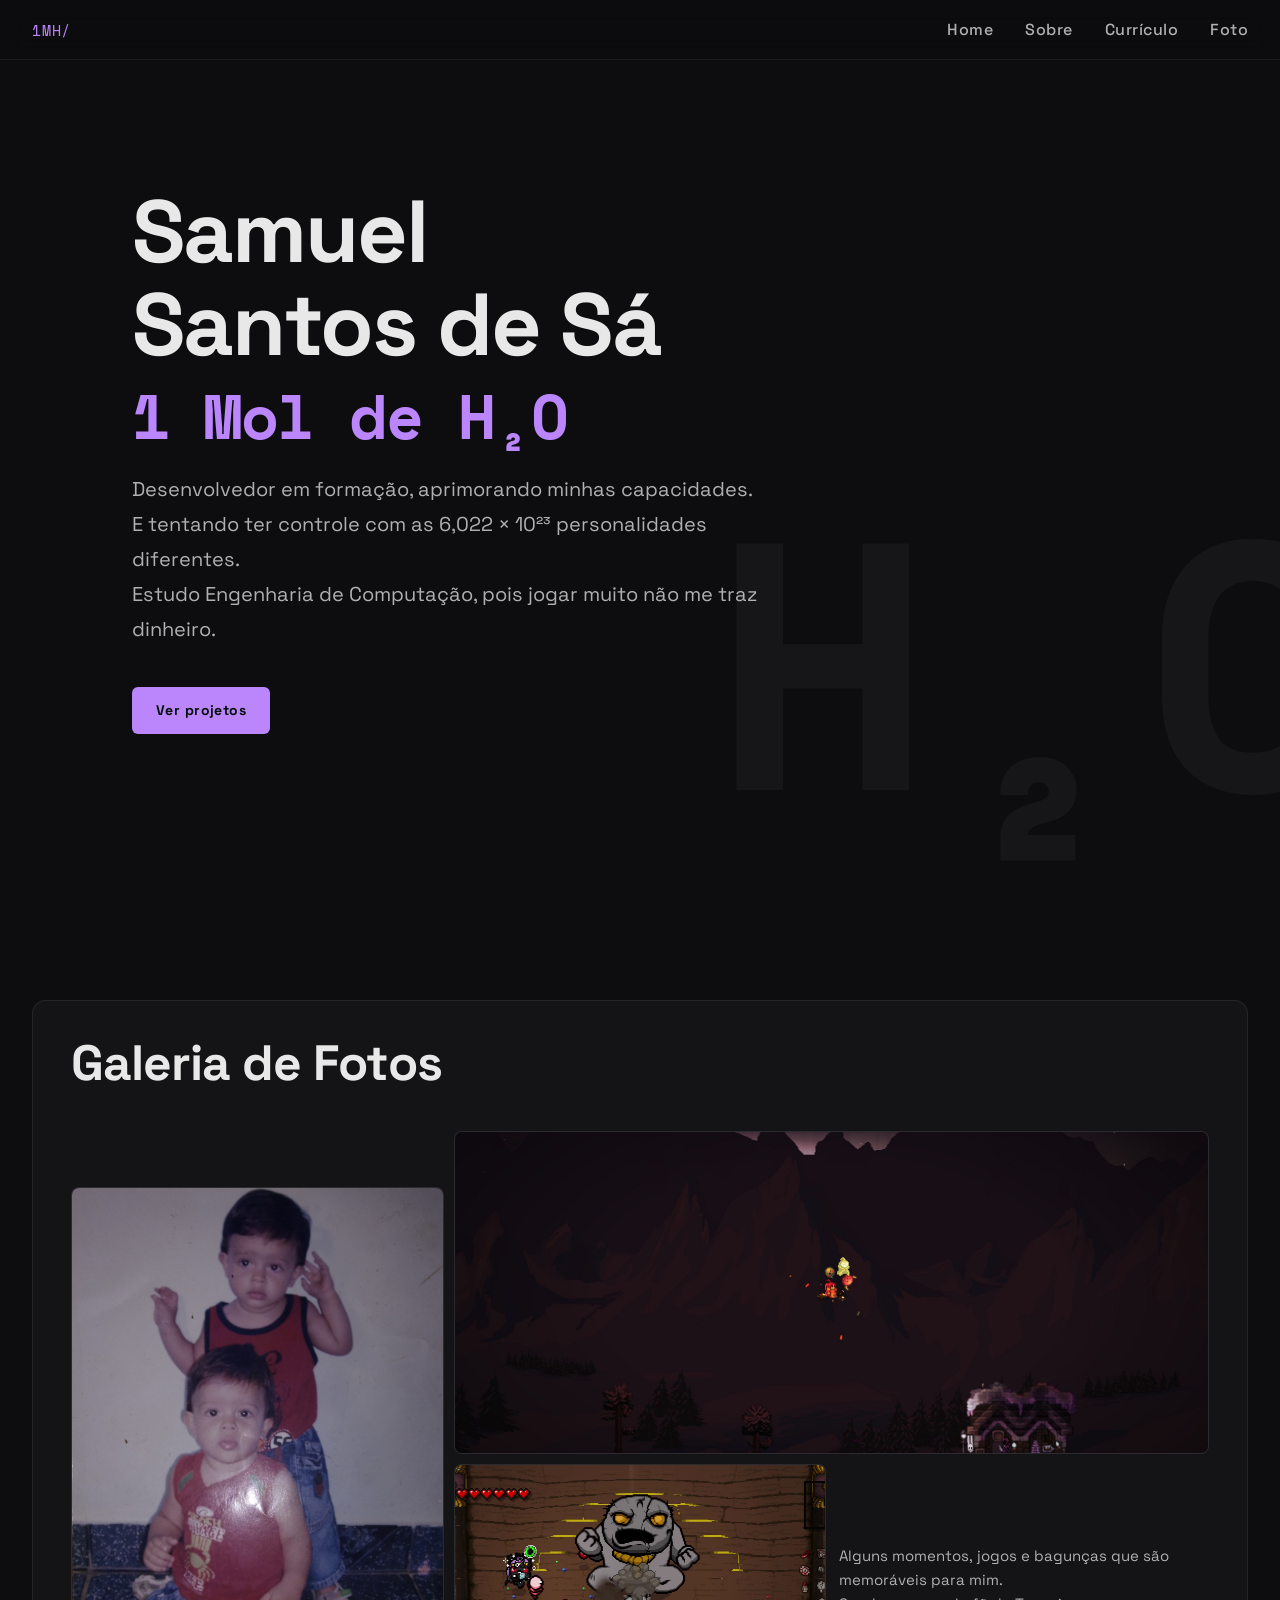
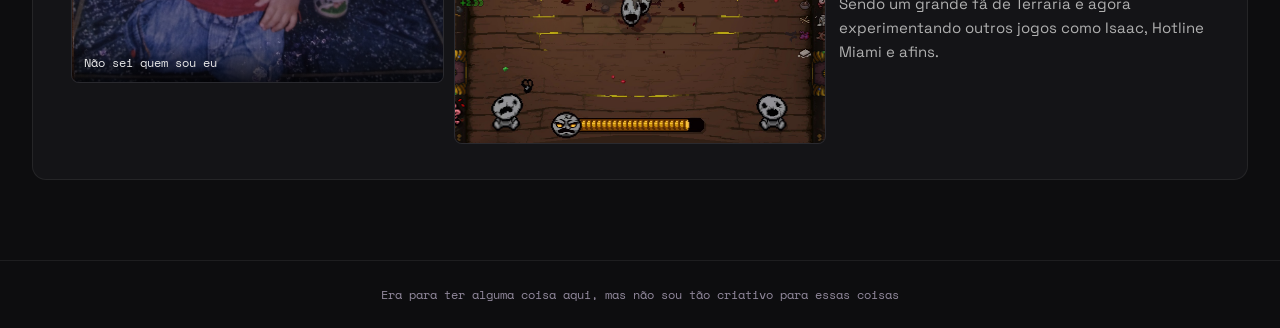
<file: index.html>
<!DOCTYPE html>
<html lang="pt-BR">

<head>
    <meta charset="UTF-8">
    <meta name="viewport" content="width=device-width, initial-scale=1.0">
    <meta name="description" content="Portfólio de Samuel Santos de Sá — 1 Mol de H2O">
    <title>1 Mol de H2O — Samuel Santos de Sá</title>

    <link rel="preconnect" href="https://fonts.googleapis.com">
    <link rel="preconnect" href="https://fonts.gstatic.com" crossorigin>
    <link
        href="https://fonts.googleapis.com/css2?family=Space+Grotesk:wght@400;500;600;700&family=Space+Mono:wght@400;700&display=swap"
        rel="stylesheet">
    <link rel="stylesheet" href="css/style.css">
</head>

<body>
    <nav>
        <a href="index.html" class="nav-logo">1MH/</a>
        <ul class="nav-links">
            <li><a href="index.html">Home</a></li>
            <li><a href="sobre.html">Sobre</a></li>
            <li><a href="curriculo.html">Currículo</a></li>
            <li><a href="fotos.html">Foto</a></li>
        </ul>
    </nav>

    <section id="home">
        <div class="capa-molécula">H₂O</div>

        <div class="capa-conteudo">
            <h1 class="capa-titulo">
                <span class="nome">Samuel<br>Santos de Sá</span>
                <span class="apelido">1 Mol de H₂O</span>
            </h1>

            <p class="capa-descricao">
                Desenvolvedor em formação, aprimorando minhas capacidades.<br>
                E tentando ter controle com as 6,022 × 10²³ personalidades diferentes.<br>
                Estudo Engenharia de Computação, pois jogar muito não me traz dinheiro.
            </p>

            <div class="grupo-botoes">
                <a href="curriculo.html#projetos" class="botao-primario">Ver projetos</a>
            </div>
        </div>
    </section>

    <section id="galeria">
        <div class="secao-caixa">
            <h2 class="secao-titulo">Galeria de Fotos</h2>

            <div class="galeria-grade-home">

                <div class="galeria-item galeria-home-foto1">
                    <img src="img/foto1.jpg">
                    <div class="galeria-legenda">Não sei quem sou eu</div>
                </div>

                <div class="galeria-item galeria-home-foto2">
                    <img src="img/foto2.png" alt="Foto do jogo Terraria">
                </div>

                <div class="galeria-item galeria-home-foto3">
                    <img src="img/foto3.jpg" alt="Foto de Isaac">
                </div>

                <div class="galeria-home-texto">
                    Alguns momentos, jogos e bagunças que são memoráveis para mim.<br>
                    Sendo um grande fã de Terraria e agora experimentando outros jogos como Isaac, Hotline Miami e afins.
                </div>

            </div>
        </div>
    </section>


    <!-- Ideia retirada por não ver com muita necessidade
    <section id="contato">
        <h2 class="secao-titulo">Vamos Conversar?</h2>
        <p class="secao-subtitulo">
            Pode ser sobre projetos, oportunidades de estágio, ou para discutir a melhor build de Terraria.
            Eu respondo (geralmente).
        </p>

        <div class="curriculo-grade">
            <div class="curriculo-bloco largura-total">
                <div class="curriculo-bloco-titulo">canais</div>
                <div class="curriculo-item">
                    <div class="curriculo-item-nome">Email</div>
                    <div class="curriculo-item-detalhe"><a
                            href="mailto:samuelsa1918@gmail.com">samuelsa1918@gmail.com</a></div>
                </div>
                <div class="curriculo-item">
                    <div class="curriculo-item-nome">GitHub</div>
                    <div class="curriculo-item-detalhe"><a href="https://github.com/1Mol-de-H2O" target="_blank"
                            rel="noopener">github.com/1Mol-de-H2O</a></div>
                </div>
                <div class="curriculo-item">
                    <div class="curriculo-item-nome">Telefone / WhatsApp</div>
                    <div class="curriculo-item-detalhe"><a href="https://wa.me/5531997637093" target="_blank"
                            rel="noopener">(31) 9 9763-7093</a></div>
                </div>
            </div>
        </div>

        <div class="grupo-botoes" style="margin-top: 2rem;">
            <a href="mailto:samuelsa1918@gmail.com" class="botao-primario">Enviar email</a>
            <a href="https://github.com/1Mol-de-H2O" target="_blank" rel="noopener" class="botao-contorno">Ver
                GitHub</a>
        </div>
    </section> -->

    <footer>
        Era para ter alguma coisa aqui, mas não sou tão criativo para essas coisas
    </footer>
</body>

</html>
</file>
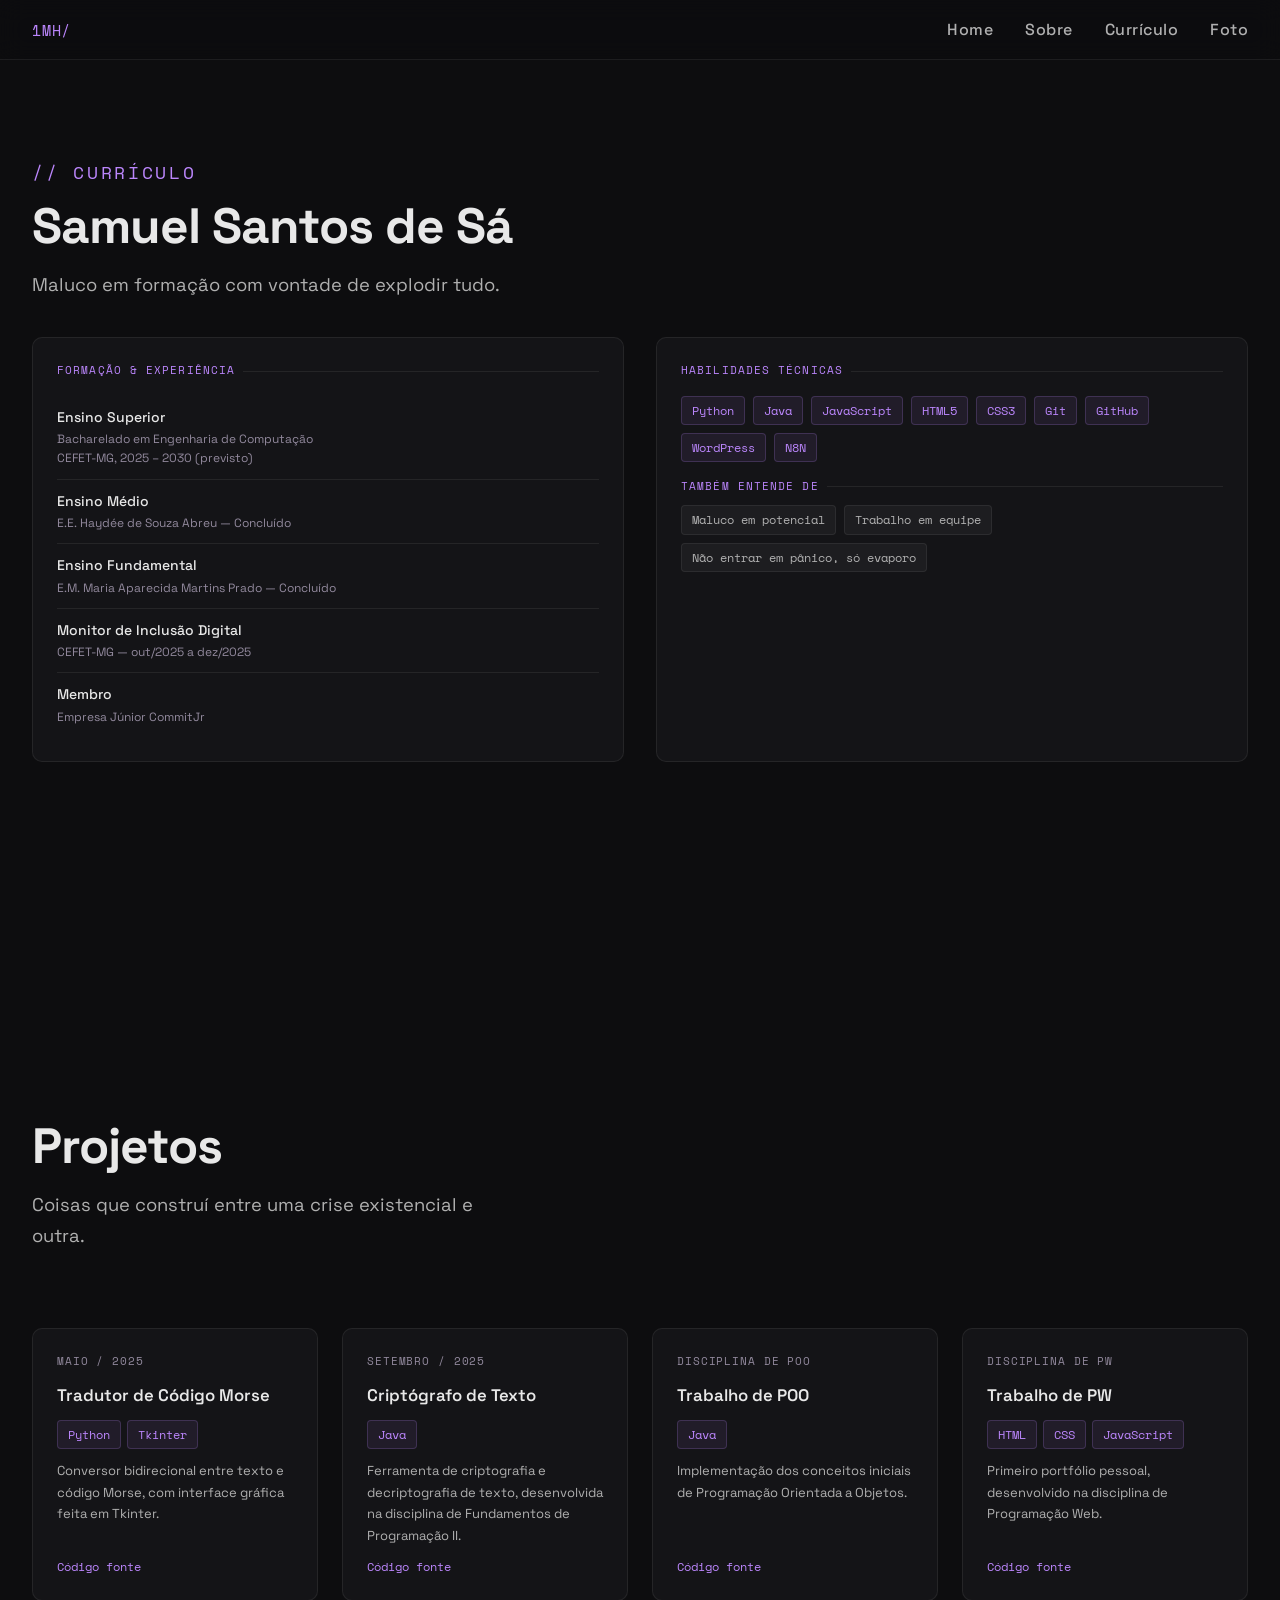
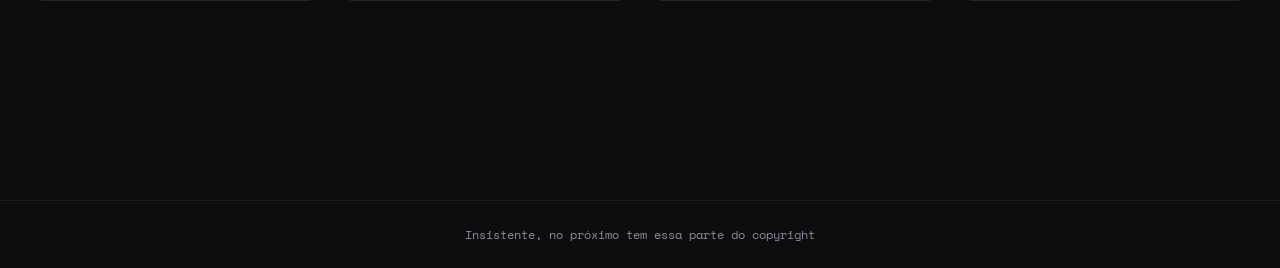
<file: curriculo.html>
<!DOCTYPE html>
<html lang="pt-BR">

<head>
    <meta charset="UTF-8">
    <meta name="viewport" content="width=device-width, initial-scale=1.0">
    <meta name="description" content="Portfólio de Samuel Santos de Sá — 1 Mol de H2O">
    <title>1 Mol de H2O — Samuel Santos de Sá</title>

    <link rel="preconnect" href="https://fonts.googleapis.com">
    <link rel="preconnect" href="https://fonts.gstatic.com" crossorigin>
    <link
        href="https://fonts.googleapis.com/css2?family=Space+Grotesk:wght@400;500;600;700&family=Space+Mono:wght@400;700&display=swap"
        rel="stylesheet">
    <link rel="stylesheet" href="css/style.css">
</head>

<body>
        <nav>
        <a href="index.html" class="nav-logo">1MH/</a>
        <ul class="nav-links">
            <li><a href="index.html">Home</a></li>
            <li><a href="sobre.html">Sobre</a></li>
            <li><a href="curriculo.html">Currículo</a></li>
            <li><a href="fotos.html">Foto</a></li>
        </ul>
    </nav>

    
    <section id="curriculo">
        <div class="secao-rotulo">// currículo</div>
        <h2 class="secao-titulo">Samuel Santos de Sá</h2>
        <p class="secao-subtitulo">
            Maluco em formação com vontade de explodir tudo.
        </p>

        <div class="curriculo-grade">
            <div class="curriculo-bloco">
                <div class="curriculo-bloco-titulo">formação &amp; experiência</div>
                <div class="curriculo-item">
                    <div class="curriculo-item-nome">Ensino Superior</div>
                    <div class="curriculo-item-detalhe">Bacharelado em Engenharia de Computação</div>
                    <div class="curriculo-item-detalhe">CEFET-MG, 2025 – 2030 (previsto)</div>
                </div>
                <div class="curriculo-item">
                    <div class="curriculo-item-nome">Ensino Médio</div>
                    <div class="curriculo-item-detalhe">E.E. Haydée de Souza Abreu — Concluído</div>
                </div>
                <div class="curriculo-item">
                    <div class="curriculo-item-nome">Ensino Fundamental</div>
                    <div class="curriculo-item-detalhe">E.M. Maria Aparecida Martins Prado — Concluído</div>
                </div>
                <div class="curriculo-item">
                    <div class="curriculo-item-nome">Monitor de Inclusão Digital</div>
                    <div class="curriculo-item-detalhe">CEFET-MG — out/2025 a dez/2025</div>
                </div>
                <div class="curriculo-item">
                    <div class="curriculo-item-nome">Membro</div>
                    <div class="curriculo-item-detalhe">Empresa Júnior CommitJr</div>
                </div>
            </div>

            <div class="curriculo-bloco">
                <div class="curriculo-bloco-titulo">habilidades técnicas</div>
                <div class="lista-etiquetas">
                    <span class="etiqueta">Python</span>
                    <span class="etiqueta">Java</span>
                    <span class="etiqueta">JavaScript</span>
                    <span class="etiqueta">HTML5</span>
                    <span class="etiqueta">CSS3</span>
                    <span class="etiqueta">Git</span>
                    <span class="etiqueta">GitHub</span>
                    <span class="etiqueta">WordPress</span>
                    <span class="etiqueta">N8N</span>
                </div>
                <div style="margin-top: 1rem;">
                    <div class="curriculo-bloco-titulo" style="margin-bottom: 0.6rem;">também entende de</div>
                    <div class="lista-etiquetas">
                        <span class="etiqueta cinza">Maluco em potencial</span>
                        <span class="etiqueta cinza">Trabalho em equipe</span>
                        <span class="etiqueta cinza">Não entrar em pânico, só evaporo</span>
                    </div>
                </div>
            </div>
        </div>
    </section>

    <section id="projetos">
        <h2 class="secao-titulo">Projetos</h2>

        <p class="secao-subtitulo">
            Coisas que construí entre uma crise existencial e outra.
        </p>

        <div class="projetos-grade">
            <div class="projeto-cartao">
                <div class="projeto-data">maio / 2025</div>
                <div class="projeto-titulo">Tradutor de Código Morse</div>
                <div class="projeto-etiquetas">
                    <span class="etiqueta">Python</span>
                    <span class="etiqueta">Tkinter</span>
                </div>
                <p class="projeto-descricao">
                    Conversor bidirecional entre texto e código Morse, com interface gráfica feita em Tkinter.
                </p>
                <a class="projeto-link" href="https://github.com/1Mol-de-H2O/codigoMorse" target="_blank"
                    rel="noopener">Código fonte</a>
            </div>

            <div class="projeto-cartao">
                <div class="projeto-data">setembro / 2025</div>
                <div class="projeto-titulo">Criptógrafo de Texto</div>
                <div class="projeto-etiquetas">
                    <span class="etiqueta">Java</span>
                </div>
                <p class="projeto-descricao">
                    Ferramenta de criptografia e decriptografia de texto, desenvolvida na disciplina de
                    Fundamentos de Programação II.
                </p>
                <a class="projeto-link" href="https://github.com/1Mol-de-H2O/Fundamentos-de-Programa-o-II"
                    target="_blank" rel="noopener">Código fonte</a>
            </div>

            <div class="projeto-cartao">
                <div class="projeto-data">disciplina de POO</div>
                <div class="projeto-titulo">Trabalho de POO</div>
                <div class="projeto-etiquetas">
                    <span class="etiqueta">Java</span>
                </div>
                <p class="projeto-descricao">
                    Implementação dos conceitos iniciais de Programação Orientada a Objetos.
                </p>
                <a class="projeto-link" href="https://github.com/1Mol-de-H2O/trab2POO" target="_blank"
                    rel="noopener">Código fonte</a>
            </div>

            <div class="projeto-cartao">
                <div class="projeto-data">disciplina de PW</div>
                <div class="projeto-titulo">Trabalho de PW</div>
                <div class="projeto-etiquetas">
                    <span class="etiqueta">HTML</span>
                    <span class="etiqueta">CSS</span>
                    <span class="etiqueta">JavaScript</span>
                </div>
                <p class="projeto-descricao">
                    Primeiro portfólio pessoal, desenvolvido na disciplina de Programação Web.
                </p>
                <a class="projeto-link" href="https://git.juninho.com.br/Samuel/portfolio" target="_blank"
                    rel="noopener">Código fonte</a>
            </div>
        </div>
    </section>

    <footer>
        Insistente, no próximo tem essa parte do copyright
    </footer>
</body>

</html>
</file>
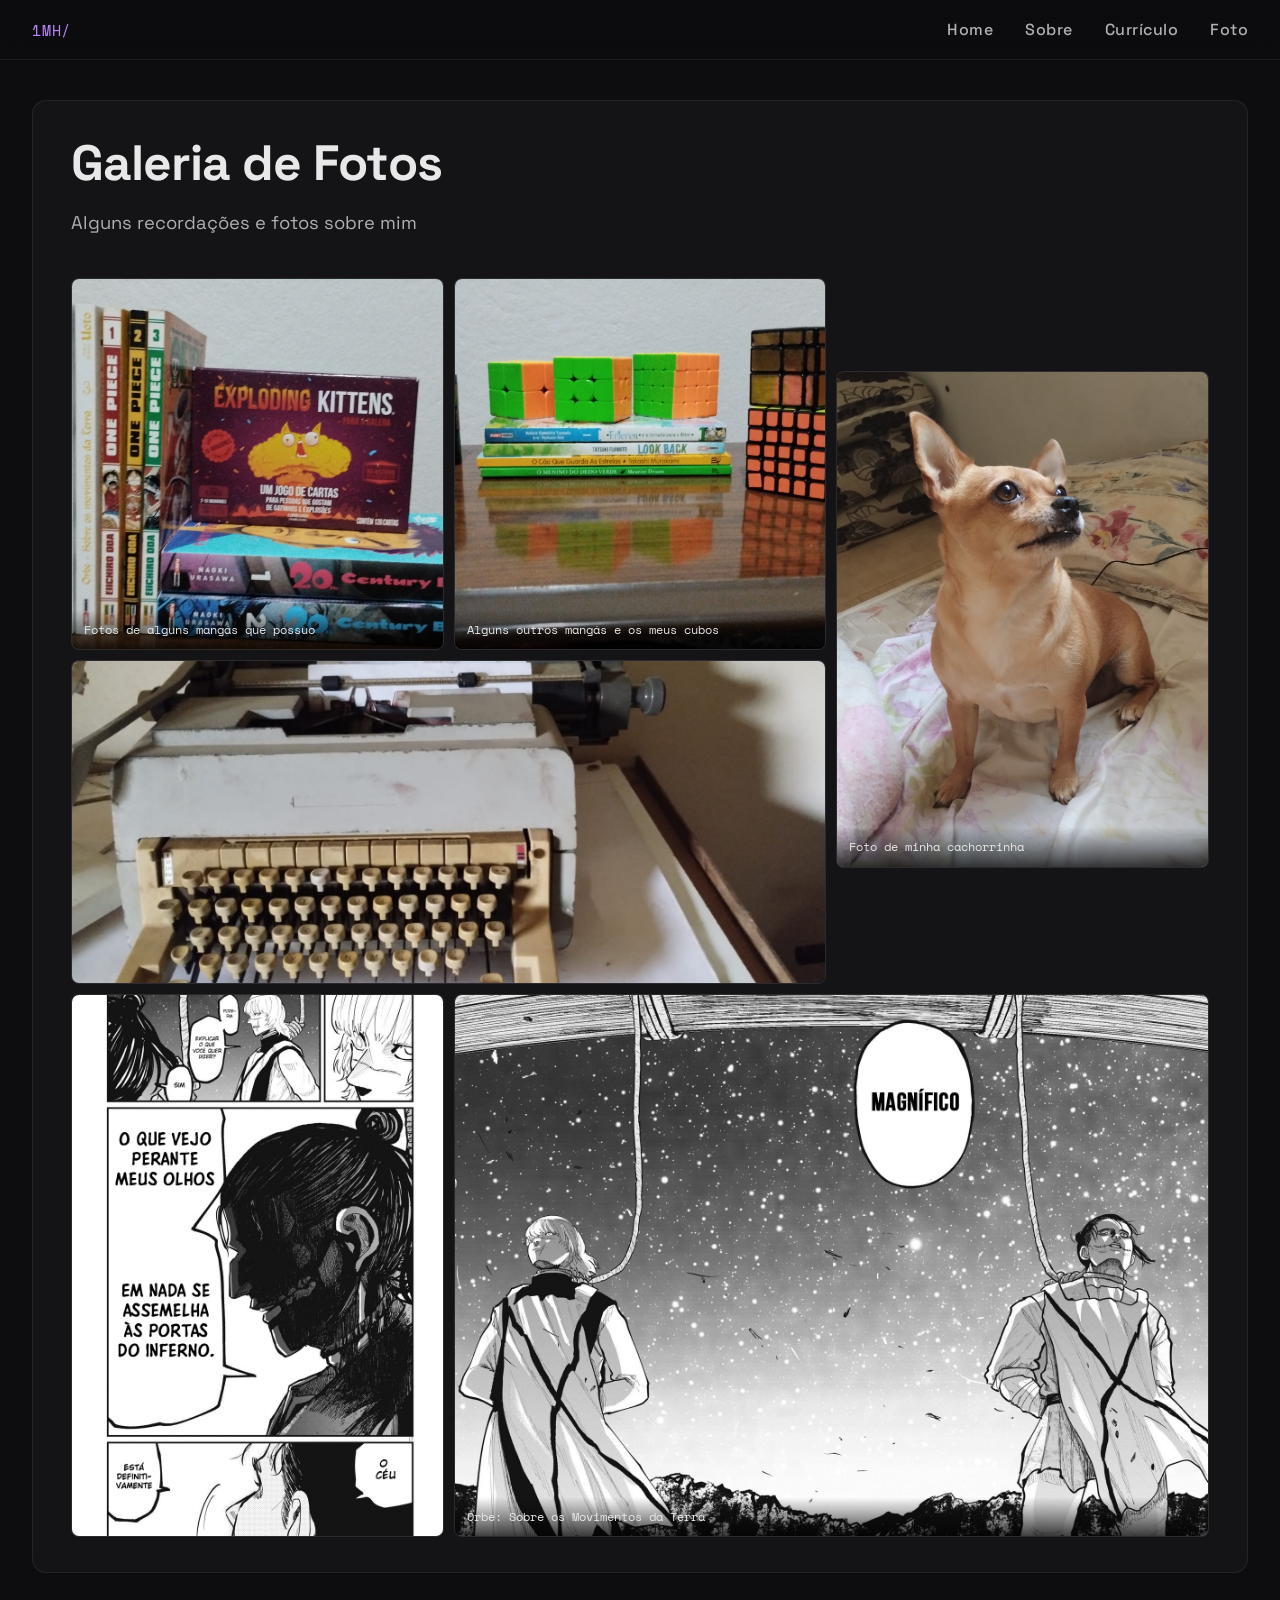
<file: fotos.html>
<!DOCTYPE html>
<html lang="pt-BR">

<head>
    <meta charset="UTF-8">
    <meta name="viewport" content="width=device-width, initial-scale=1.0">
    <meta name="description" content="Portfólio de Samuel Santos de Sá — 1 Mol de H2O">
    <title>1 Mol de H2O — Samuel Santos de Sá</title>

    <link rel="preconnect" href="https://fonts.googleapis.com">
    <link rel="preconnect" href="https://fonts.gstatic.com" crossorigin>
    <link
        href="https://fonts.googleapis.com/css2?family=Space+Grotesk:wght@400;500;600;700&family=Space+Mono:wght@400;700&display=swap"
        rel="stylesheet">
    <link rel="stylesheet" href="css/style.css">
</head>

<body>
        <nav>
        <a href="index.html" class="nav-logo">1MH/</a>
        <ul class="nav-links">
            <li><a href="index.html">Home</a></li>
            <li><a href="sobre.html">Sobre</a></li>
            <li><a href="curriculo.html">Currículo</a></li>
            <li><a href="fotos.html">Foto</a></li>
        </ul>
    </nav>

<section id="galeria">
        <div class="secao-caixa">
            <h2 class="secao-titulo">Galeria de Fotos</h2>
            <p class="secao-subtitulo">Alguns recordações e fotos sobre mim</p>

            <div class="galeria-grade-fotos">
                <div class="galeria-item galeria-fotos-foto4">
                    <img src="img/foto4.jpg" alt="Foto de mangas">
                    <div class="galeria-legenda">Fotos de alguns mangás que possuo</div>
                </div>

                <div class="galeria-item galeria-fotos-foto5">
                    <img src="img/foto5.jpg" alt="Foto de cubos">
                    <div class="galeria-legenda">Alguns outros mangás e os meus cubos</div>
                </div>

                <div class="galeria-item galeria-fotos-foto6">
                    <img src="img/foto6.jpg" alt="Foto da cachorra">
                    <div class="galeria-legenda">Foto de minha cachorrinha</div>
                </div>

                <div class="galeria-item galeria-fotos-foto7">
                    <img src="img/foto7.jpeg" alt="Foto da máquina de escrever">
                </div>

                <div class="galeria-item galeria-fotos-foto8">
                    <img src="img/foto8.jpg">
                </div>

                <div class="galeria-item galeria-fotos-foto9">
                    <img src="img/foto9.jpg">
                    <div class="galeria-legenda">Orbe: Sobre os Movimentos da Terra</div>
                </div>
            </div>
        </div>
    </section>

    <!-- <footer>
        Eu menti
            ⠸⡸⠜⠕⠕⠁⢁⢇⢏⢽⢺⣪⡳⡝⣎⣏⢯⢞⡿⣟⣷⣳⢯⡷⣽⢽⢯⣳⣫⠇
            ⠀⠀⢀⢀⢄⢬⢪⡪⡎⣆⡈⠚⠜⠕⠇⠗⠝⢕⢯⢫⣞⣯⣿⣻⡽⣏⢗⣗⠏⠀
            ⠀⠪⡪⡪⣪⢪⢺⢸⢢⢓⢆⢤⢀⠀⠀⠀⠀⠈⢊⢞⡾⣿⡯⣏⢮⠷⠁
            ⠀⠀⠀⠈⠊⠆⡃⠕⢕⢇⢇⢇⢇⢇⢏⢎⢎⢆⢄⠀⢑⣽⣿⢝⠲⠉
            ⠀⠀⠀⠀⠀⡿⠂⠠⠀⡇⢇⠕⢈⣀⠀⠁⠡⠣⡣⡫⣂⣿⠯⢪⠰⠂
            ⠀⠀⠀⠀⡦⡙⡂⢀⢤⢣⠣⡈⣾⡃⠠⠄⠀⡄⢱⣌⣶⢏⢊⠂
            ⠀⠀⠀⠀⢝⡲⣜⡮⡏⢎⢌⢂⠙⠢⠐⢀⢘⢵⣽⣿⡿⠁
            ⠀⠀⠀⠀⠨⣺⡺⡕⡕⡱⡑⡆⡕⡅⡕⡜⡼⢽⡻⠏
            ⠀⠀⠀⠀⣼⣳⣫⣾⣵⣗⡵⡱⡡⢣⢑⢕⢜⢕⡝⠀
            ⠀⠀⠀⣴⣿⣾⣿⣿⣿⡿⡽⡑⢌⠪⡢⡣⣣⡟
            ⠀⠀⠀⡟⡾⣿⢿⢿⢵⣽⣾⣼⣘⢸⢸⣞⡟
            ⠀⠀⠀⠀⠁⠇⠡⠩⡫⢿⣝⡻⡮⣒⢽⠋ 
        Cê olha código?
    </footer> -->
</body>

</html>
</file>
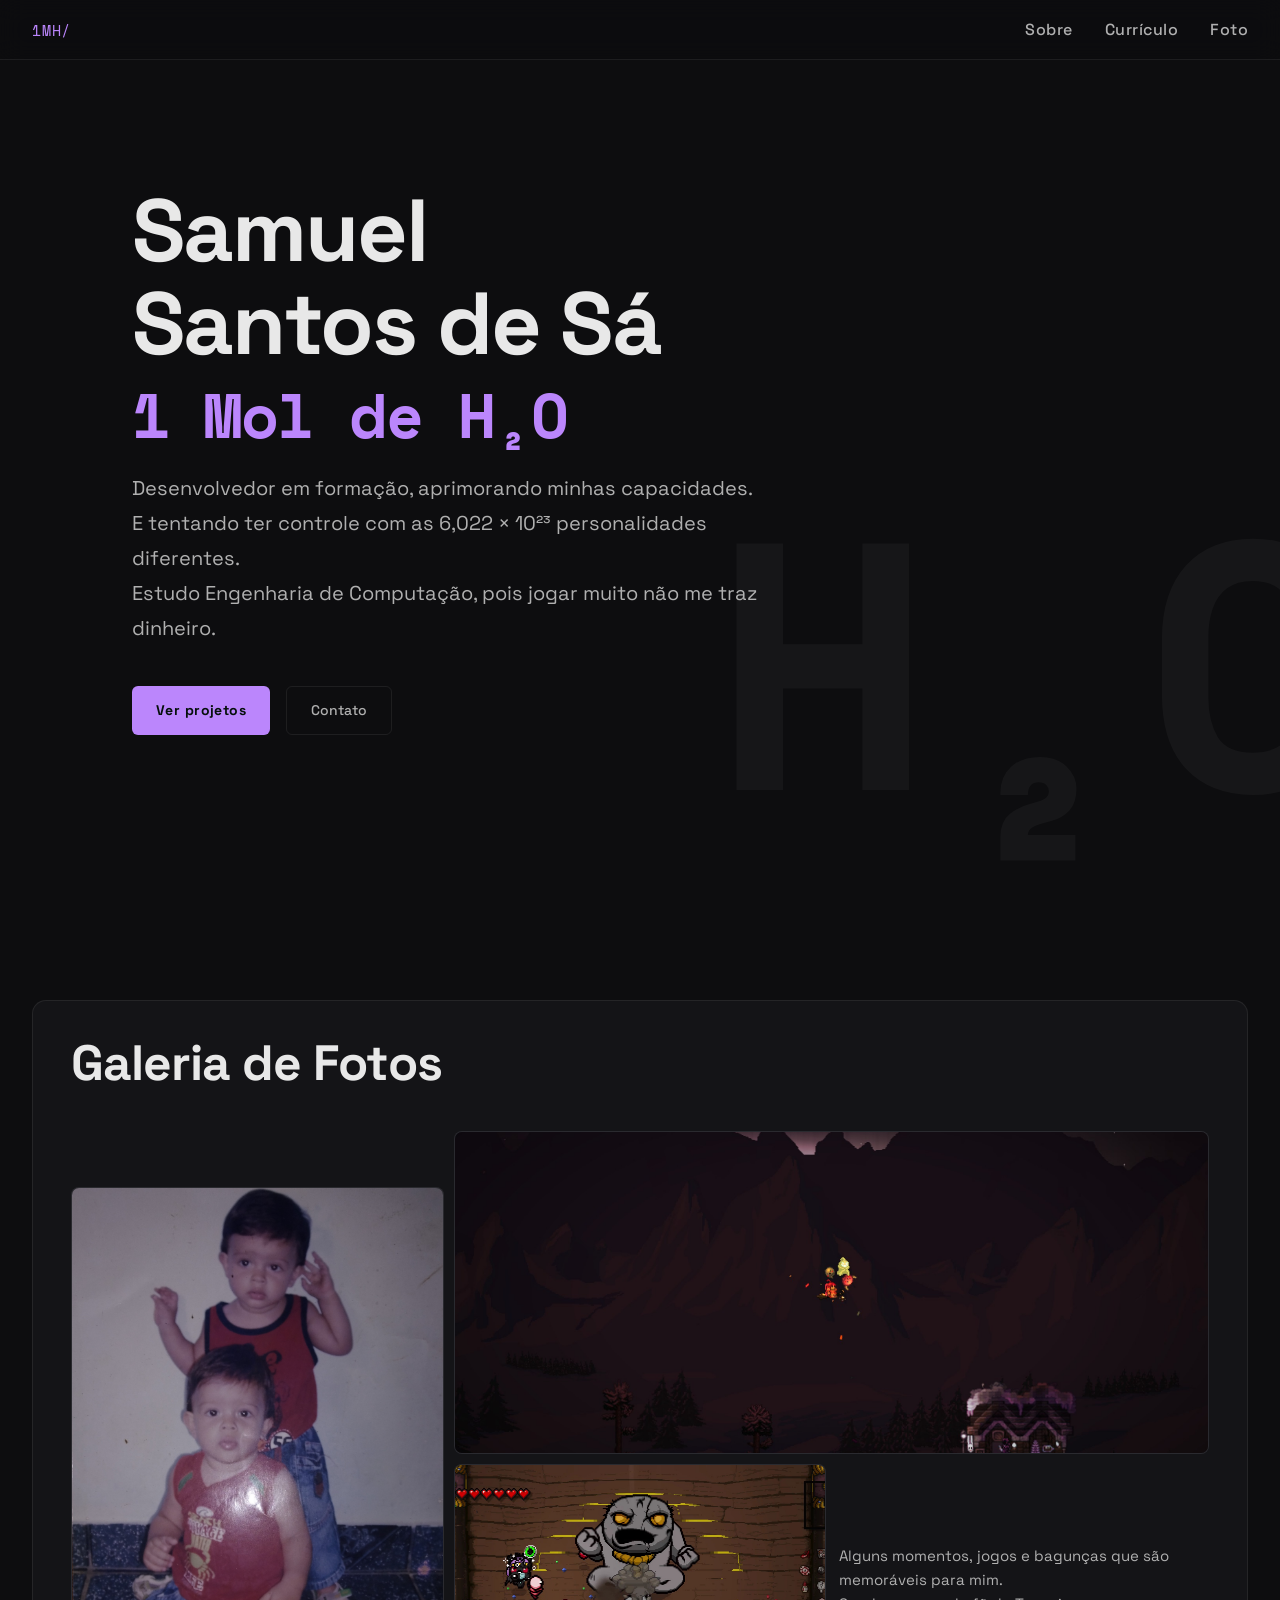
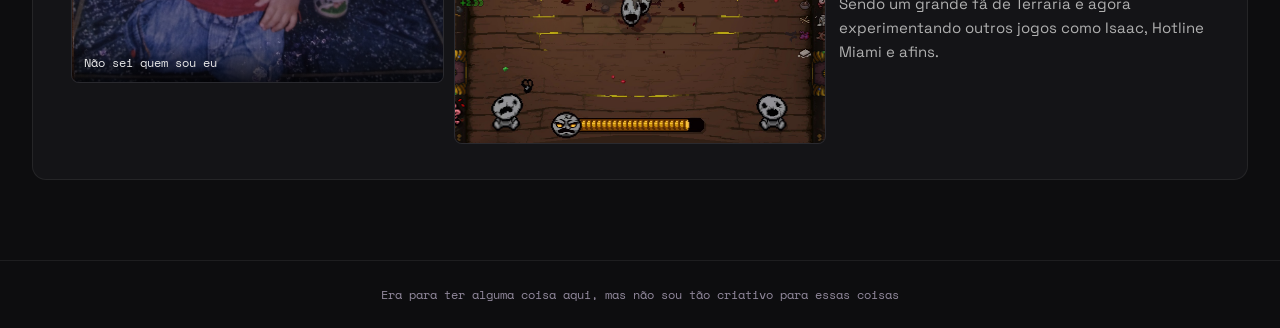
<file: home.html>
<!DOCTYPE html>
<html lang="pt-BR">

<head>
    <meta charset="UTF-8">
    <meta name="viewport" content="width=device-width, initial-scale=1.0">
    <meta name="description" content="Portfólio de Samuel Santos de Sá — 1 Mol de H2O">
    <title>1 Mol de H2O — Samuel Santos de Sá</title>

    <link rel="preconnect" href="https://fonts.googleapis.com">
    <link rel="preconnect" href="https://fonts.gstatic.com" crossorigin>
    <link
        href="https://fonts.googleapis.com/css2?family=Space+Grotesk:wght@400;500;600;700&family=Space+Mono:wght@400;700&display=swap"
        rel="stylesheet">
    <link rel="stylesheet" href="css/style.css">
</head>

<body>
    <nav>
        <a href="home.html" class="nav-logo">1MH/</a>
        <ul class="nav-links">
            <li><a href="sobre.html">Sobre</a></li>
            <li><a href="curriculo.html">Currículo</a></li>
            <li><a href="fotos.html">Foto</a></li>
        </ul>
    </nav>

    <section id="home">
        <div class="capa-molécula">H₂O</div>

        <div class="capa-conteudo">
            <h1 class="capa-titulo">
                <span class="nome">Samuel<br>Santos de Sá</span>
                <span class="apelido">1 Mol de H₂O</span>
            </h1>

            <p class="capa-descricao">
                Desenvolvedor em formação, aprimorando minhas capacidades.<br>
                E tentando ter controle com as 6,022 × 10²³ personalidades diferentes.<br>
                Estudo Engenharia de Computação, pois jogar muito não me traz dinheiro.
            </p>

            <div class="grupo-botoes">
                <a href="#projetos" class="botao-primario">Ver projetos</a>
                <a href="#contato" class="botao-contorno">Contato</a>
            </div>
        </div>
    </section>

    <section id="galeria">
        <div class="secao-caixa">
            <h2 class="secao-titulo">Galeria de Fotos</h2>

            <div class="galeria-grade-home">

                <div class="galeria-item galeria-home-foto1">
                    <img src="img/foto1.jpg">
                    <div class="galeria-legenda">Não sei quem sou eu</div>
                </div>

                <div class="galeria-item galeria-home-foto2">
                    <img src="img/foto2.png" alt="Foto do jogo Terraria">
                </div>

                <div class="galeria-item galeria-home-foto3">
                    <img src="img/foto3.jpg" alt="Foto de Isaac">
                </div>

                <div class="galeria-home-texto">
                    Alguns momentos, jogos e bagunças que são memoráveis para mim.<br>
                    Sendo um grande fã de Terraria e agora experimentando outros jogos como Isaac, Hotline Miami e afins.
                </div>

            </div>
        </div>
    </section>


    <!-- Ideia retirada por não ver com muita necessidade
    <section id="contato">
        <h2 class="secao-titulo">Vamos Conversar?</h2>
        <p class="secao-subtitulo">
            Pode ser sobre projetos, oportunidades de estágio, ou para discutir a melhor build de Terraria.
            Eu respondo (geralmente).
        </p>

        <div class="curriculo-grade">
            <div class="curriculo-bloco largura-total">
                <div class="curriculo-bloco-titulo">canais</div>
                <div class="curriculo-item">
                    <div class="curriculo-item-nome">Email</div>
                    <div class="curriculo-item-detalhe"><a
                            href="mailto:samuelsa1918@gmail.com">samuelsa1918@gmail.com</a></div>
                </div>
                <div class="curriculo-item">
                    <div class="curriculo-item-nome">GitHub</div>
                    <div class="curriculo-item-detalhe"><a href="https://github.com/1Mol-de-H2O" target="_blank"
                            rel="noopener">github.com/1Mol-de-H2O</a></div>
                </div>
                <div class="curriculo-item">
                    <div class="curriculo-item-nome">Telefone / WhatsApp</div>
                    <div class="curriculo-item-detalhe"><a href="https://wa.me/5531997637093" target="_blank"
                            rel="noopener">(31) 9 9763-7093</a></div>
                </div>
            </div>
        </div>

        <div class="grupo-botoes" style="margin-top: 2rem;">
            <a href="mailto:samuelsa1918@gmail.com" class="botao-primario">Enviar email</a>
            <a href="https://github.com/1Mol-de-H2O" target="_blank" rel="noopener" class="botao-contorno">Ver
                GitHub</a>
        </div>
    </section> -->

    <footer>
        Era para ter alguma coisa aqui, mas não sou tão criativo para essas coisas
    </footer>
</body>

</html>
</file>
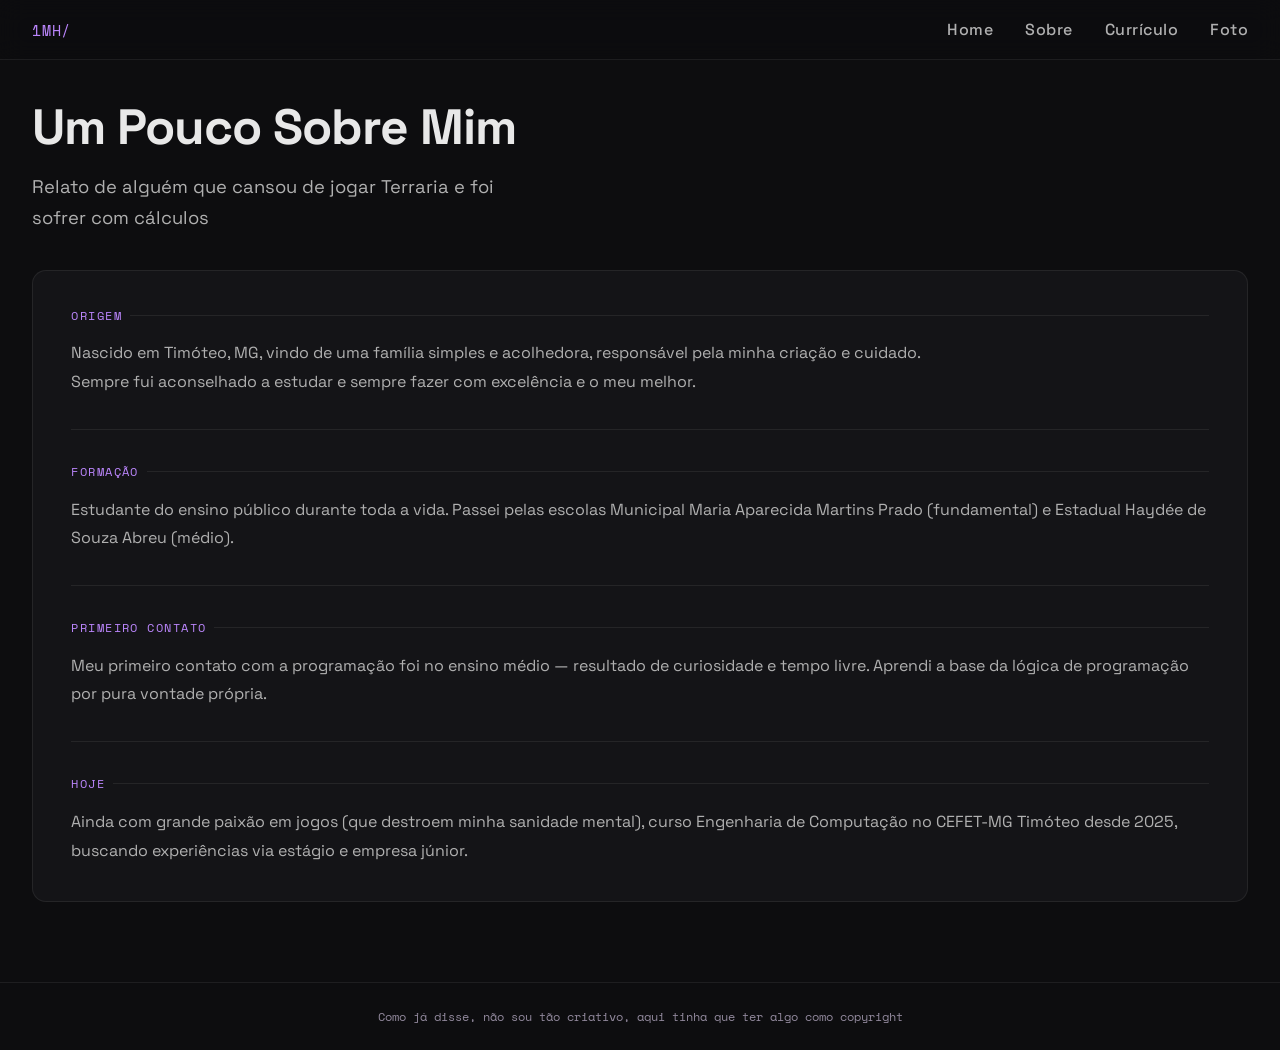
<file: sobre.html>
<!DOCTYPE html>
<html lang="pt-BR">

<head>
    <meta charset="UTF-8">
    <meta name="viewport" content="width=device-width, initial-scale=1.0">
    <meta name="description" content="Portfólio de Samuel Santos de Sá — 1 Mol de H2O">
    <title>1 Mol de H2O — Samuel Santos de Sá</title>

    <link rel="preconnect" href="https://fonts.googleapis.com">
    <link rel="preconnect" href="https://fonts.gstatic.com" crossorigin>
    <link
        href="https://fonts.googleapis.com/css2?family=Space+Grotesk:wght@400;500;600;700&family=Space+Mono:wght@400;700&display=swap"
        rel="stylesheet">
    <link rel="stylesheet" href="css/style.css">
</head>

<body>
       <nav>
        <a href="index.html" class="nav-logo">1MH/</a>
        <ul class="nav-links">
            <li><a href="index.html">Home</a></li>
            <li><a href="sobre.html">Sobre</a></li>
            <li><a href="curriculo.html">Currículo</a></li>
            <li><a href="fotos.html">Foto</a></li>
        </ul>
    </nav>

    <section id="sobre">
        <h2 class="secao-titulo">Um Pouco Sobre Mim</h2>

        <p class="secao-subtitulo">
            Relato de alguém que cansou de jogar Terraria e foi sofrer com cálculos
        </p>

        <div class="secao-caixa">
            <div class="sobre-grade">
                <div class="sobre-bloco">
                    <div class="sobre-bloco-rotulo">origem</div>
                    <p>
                        Nascido em Timóteo, MG, vindo de uma família simples e acolhedora,
                        responsável pela minha criação e cuidado.<br>
                        Sempre fui aconselhado a estudar e sempre fazer com excelência e o meu melhor.
                    </p>
                </div>

                <div class="sobre-bloco">
                    <div class="sobre-bloco-rotulo">formação</div>
                    <p>
                        Estudante do ensino público durante toda a vida. Passei pelas escolas
                        Municipal Maria Aparecida Martins Prado (fundamental) e Estadual
                        Haydée de Souza Abreu (médio).
                    </p>
                </div>

                <div class="sobre-bloco">
                    <div class="sobre-bloco-rotulo">primeiro contato</div>
                    <p>
                        Meu primeiro contato com a programação foi no ensino médio — resultado
                        de curiosidade e tempo livre. Aprendi a base da lógica de programação
                        por pura vontade própria.
                    </p>
                </div>

                <div class="sobre-bloco">
                    <div class="sobre-bloco-rotulo">hoje</div>
                    <p>
                        Ainda com grande paixão em jogos (que destroem minha sanidade mental),
                        curso Engenharia de Computação no CEFET-MG Timóteo desde 2025,
                        buscando experiências via estágio e empresa júnior.
                    </p>
                </div>
            </div>
        </div>
    </section>

    <footer>
        Como já disse, não sou tão criativo, aqui tinha que ter algo como copyright
    </footer>
</body>

</html>
</file>
<file: css/style.css>
:root {
    --cor-fundo: #0d0d0f;
    --cor-fundo-media: #141417;
    --cor-fundo-clara: #1a1a1f;
    --cor-destaque: #bb86fc;
    --cor-destaque-alt: #c18ffd;
    --cor-suave: #92899d;
    --cor-texto: #e8e8e8;
    --cor-texto-alt: #b0b0b0;
    --cor-borda: rgba(255, 255, 255, 0.07);
    --fonte-mono: 'Space Mono', monospace;
    --fonte-sans: 'Space Grotesk', sans-serif;
}

* {
    margin: 0;
    padding: 0;
    box-sizing: border-box;
}

html {
    scroll-behavior: smooth;
}

body {
    background: var(--cor-fundo);
    color: var(--cor-texto);
    font-family: var(--fonte-sans);
    line-height: 1.6;
    overflow-x: hidden;
}

nav {
    position: fixed;
    top: 0;
    left: 0;
    right: 0;
    z-index: 100;
    background: rgba(13, 13, 15, 0.92);
    backdrop-filter: blur(12px);
    border-bottom: 1px solid var(--cor-borda);
    padding: 0 2rem;
    height: 60px;
    display: flex;
    align-items: center;
    justify-content: space-between;
    gap: 1.5rem;
}

.nav-logo {
    font-family: var(--fonte-mono);
    font-size: 15px;
    color: var(--cor-destaque);
    letter-spacing: 0.05em;
    text-decoration: none;
    flex-shrink: 0;
}

.nav-links {
    display: flex;
    gap: 2rem;
    list-style: none;
}

.nav-links a {
    color: var(--cor-texto-alt);
    text-decoration: none;
    font-size: 16px;
    font-weight: 500;
    letter-spacing: 0.03em;
    transition: color 0.2s;
    white-space: nowrap;
}

.nav-links a:hover,
.nav-links a.ativo {
    color: var(--cor-destaque);
}

secao,
section {
    min-height: 100vh;
    padding: 100px 2rem 80px;
    max-width: 100%;
    margin: 0 auto;
    display: flex;
    flex-direction: column;
    justify-content: center;
}

.bloco {
    background: var(--cor-fundo-media);
    border: 1px solid var(--cor-borda);
    border-radius: 10px;
    padding: 1.5rem;
    width: 100%;
}

.bloco.destaque-borda:hover {
    border-color: rgba(187, 134, 252, 0.3);
}

.secao-caixa {
    background: var(--cor-fundo-media);
    border: 1px solid var(--cor-borda);
    border-radius: 14px;
    padding: 2.2rem 2.4rem;
    width: 100%;
}

#home {
    position: relative;
    overflow: hidden;
}

.capa-conteudo {
    margin-left: 100px;
}

.capa-titulo {
    font-size: clamp(2.8rem, 7vw, 5.5rem);
    font-weight: 700;
    line-height: 1.05;
    letter-spacing: -0.02em;
    margin-bottom: 1.5rem;
}

.capa-titulo .nome {
    color: var(--cor-texto);
}

.capa-titulo .apelido {
    color: var(--cor-destaque);
    font-family: var(--fonte-mono);
    font-size: 0.7em;
    display: block;
    margin-top: 0.2em;
}

.capa-descricao {
    font-size: 1.25rem;
    color: var(--cor-texto-alt);
    max-width: 650px;
    margin-bottom: 2.5rem;
    line-height: 1.75;
}

.capa-descricao strong {
    color: var(--cor-texto);
    font-weight: 500;
}

.capa-molécula {
    position: absolute;
    right: -80px;
    top: 73%;
    transform: translateY(-50%);
    opacity: 0.04;
    font-size: 22rem;
    font-family: var(--fonte-mono);
    font-weight: 700;
    pointer-events: none;
    user-select: none;
    line-height: 1;
}

.botao-primario {
    display: inline-flex;
    align-items: center;
    gap: 8px;
    background: var(--cor-destaque);
    color: #050f0b;
    font-family: var(--fonte-sans);
    font-weight: 700;
    font-size: 14px;
    letter-spacing: 0.03em;
    padding: 12px 24px;
    border-radius: 6px;
    text-decoration: none;
    transition: background 0.2s, transform 0.15s;
}

.botao-primario:hover {
    background: var(--cor-destaque-alt);
    transform: translateY(-1px);
}

.botao-contorno {
    display: inline-flex;
    align-items: center;
    gap: 8px;
    background: transparent;
    color: var(--cor-texto-alt);
    font-family: var(--fonte-sans);
    font-weight: 500;
    font-size: 14px;
    padding: 12px 24px;
    border: 1px solid var(--cor-borda);
    border-radius: 6px;
    text-decoration: none;
    transition: border-color 0.2s, color 0.2s;
}

.botao-contorno:hover {
    border-color: var(--cor-destaque);
    color: var(--cor-destaque);
}

.grupo-botoes {
    display: flex;
    gap: 1rem;
    flex-wrap: wrap;
}

.secao-rotulo {
    font-family: var(--fonte-mono);
    font-size: 18px;
    color: var(--cor-destaque);
    letter-spacing: 0.15em;
    text-transform: uppercase;
    margin-bottom: 0.75rem;
}

.secao-titulo {
    font-size: clamp(2rem, 4vw, 3.1rem);
    font-weight: 700;
    letter-spacing: -0.02em;
    line-height: 1.1;
    margin-bottom: 1rem;
}

.secao-subtitulo {
    color: var(--cor-texto-alt);
    font-size: 1.15rem;
    max-width: 480px;
    line-height: 1.7;
    margin-bottom: 3%;
}

.sobre-grade {
    display: flex;
    flex-direction: column;
    gap: 2rem;
    margin-top: 0;
}

.sobre-bloco {
    padding: 0;
}

.sobre-bloco+.sobre-bloco {
    padding-top: 2rem;
    border-top: 1px solid var(--cor-borda);
}

.sobre-bloco.largura-total {
    grid-column: unset;
}

.sobre-bloco-rotulo {
    font-family: var(--fonte-mono);
    font-size: 12px;
    color: var(--cor-destaque);
    text-transform: uppercase;
    letter-spacing: 0.12em;
    margin-bottom: 0.9rem;
    display: flex;
    align-items: center;
    gap: 8px;
}

.sobre-bloco-rotulo::after {
    content: '';
    flex: 1;
    height: 1px;
    background: var(--cor-borda);
}

.sobre-bloco p {
    font-size: 16px;
    color: var(--cor-texto-alt);
    line-height: 1.8;
}

.sobre-bloco p+p {
    margin-top: 0.8rem;
}

.galeria-item {
    background: var(--cor-fundo-clara);
    border: 1px solid var(--cor-borda);
    border-radius: 8px;
    overflow: hidden;
    position: relative;
    transition: border-color 0.2s;
}

.galeria-item:hover {
    border-color: rgba(187, 134, 252, 0.4);
}

.galeria-item img {
    width: 100%;
    height: 100%;
    object-fit: cover;
    display: block;
    transition: transform 0.4s ease;
}

.galeria-item:hover img {
    transform: scale(1.05);
}

.galeria-legenda {
    position: absolute;
    left: 0;
    right: 0;
    bottom: 0;
    padding: 10px 12px;
    font-family: var(--fonte-mono);
    font-size: 12px;
    color: var(--cor-texto);
    background: linear-gradient(to top, rgba(0, 0, 0, 0.75), transparent);
}

.galeria-grade-home {
    display: grid;
    grid-template-columns: 1fr 1fr 1fr;
    grid-template-rows: auto auto;
    gap: 10px;
    margin-top: 2.5rem;
}

.galeria-home-foto1 {
    grid-column: 1;
    grid-row: 1 / 3;
    aspect-ratio: 3 / 4;
    margin-top: 15%;
}

.galeria-home-foto2 {
    grid-column: 2 / 4;
    grid-row: 1;
    aspect-ratio: 21 / 9;
}

.galeria-home-foto3 {
    grid-column: 2;
    grid-row: 2;
    aspect-ratio: 4 / 3;
}

.galeria-home-texto {
    grid-column: 3;
    grid-row: 2;
    display: flex;
    align-items: center;
    padding: 0.5rem 0.2rem;
    font-size: 15px;
    line-height: 1.6;
    color: var(--cor-texto-alt);
}

.galeria-grade-fotos {
    display: grid;
    grid-template-columns: 1fr 1fr 1fr;
    grid-template-rows: auto auto auto;
    gap: 10px;
    margin-top: 2.5rem;
}

.galeria-fotos-foto4 {
    grid-column: 1;
    grid-row: 1;
    aspect-ratio: auto;
}

.galeria-fotos-foto5 {
    grid-column: 2;
    grid-row: 1;
    aspect-ratio: 1 / 1;
}

.galeria-fotos-foto6 {
    grid-column: 3;
    grid-row: 1 / 3;
    aspect-ratio: 3 / 4;
    margin-top: 25%;
}

.galeria-fotos-foto7 {
    grid-column: 1 / 3;
    grid-row: 2;
    aspect-ratio: 21 / 9;
}

.galeria-fotos-foto8 {
    grid-column: 1;
    grid-row: 3;
    aspect-ratio: auto;
}

.galeria-fotos-foto9 {
    grid-column: 2 / 4;
    grid-row: 3;
    aspect-ratio: auto;
}

.curriculo-grade {
    display: grid;
    grid-template-columns: 1fr 1fr;
    gap: 2rem;
}

.curriculo-bloco {
    background: var(--cor-fundo-media);
    border: 1px solid var(--cor-borda);
    border-radius: 10px;
    padding: 1.5rem;
}

.curriculo-bloco.largura-total {
    grid-column: 1 / -1;
}

.curriculo-bloco-titulo {
    font-family: var(--fonte-mono);
    font-size: 11px;
    color: var(--cor-destaque);
    text-transform: uppercase;
    letter-spacing: 0.1em;
    margin-bottom: 1rem;
    display: flex;
    align-items: center;
    gap: 8px;
}

.curriculo-bloco-titulo::after {
    content: '';
    flex: 1;
    height: 1px;
    background: var(--cor-borda);
}

.curriculo-item {
    padding: 10px 0;
    border-bottom: 1px solid var(--cor-borda);
}

.curriculo-item:last-child {
    border-bottom: none;
}

.curriculo-item-nome {
    font-weight: 500;
    font-size: 14px;
    margin-bottom: 2px;
}

.curriculo-item-detalhe {
    font-size: 12px;
    color: var(--cor-suave);
}

.curriculo-item-detalhe a {
    color: var(--cor-destaque);
    text-decoration: none;
}

.curriculo-item-detalhe a:hover {
    text-decoration: underline;
}

.lista-etiquetas {
    display: flex;
    flex-wrap: wrap;
    gap: 8px;
    margin-top: 0.5rem;
}

.etiqueta {
    font-family: var(--fonte-mono);
    font-size: 12px;
    padding: 4px 10px;
    border-radius: 4px;
    background: rgba(187, 134, 252, 0.08);
    color: var(--cor-destaque);
    border: 1px solid rgba(187, 134, 252, 0.2);
}

.etiqueta.cinza {
    background: rgba(255, 255, 255, 0.04);
    color: var(--cor-texto-alt);
    border-color: var(--cor-borda);
}

.projetos-grade {
    display: grid;
    grid-template-columns: repeat(auto-fit, minmax(250px, 1fr));
    gap: 1.5rem;
    margin-top: 2.5rem;
}

.projeto-cartao {
    background: var(--cor-fundo-media);
    border: 1px solid var(--cor-borda);
    border-radius: 10px;
    padding: 1.5rem;
    display: flex;
    flex-direction: column;
    gap: 0.7rem;
    transition: border-color 0.2s, transform 0.15s;
}

.projeto-cartao:hover {
    border-color: rgba(187, 134, 252, 0.3);
    transform: translateY(-2px);
}

.projeto-data {
    font-family: var(--fonte-mono);
    font-size: 11px;
    color: var(--cor-suave);
    text-transform: uppercase;
    letter-spacing: 0.08em;
}

.projeto-titulo {
    font-weight: 600;
    font-size: 1.05rem;
}

.projeto-etiquetas {
    display: flex;
    flex-wrap: wrap;
    gap: 6px;
}

.projeto-descricao {
    font-size: 13px;
    color: var(--cor-texto-alt);
    line-height: 1.65;
    flex: 1;
}

.projeto-link {
    font-family: var(--fonte-mono);
    font-size: 12px;
    color: var(--cor-destaque);
    text-decoration: none;
}

.projeto-link:hover {
    color: var(--cor-destaque-alt);
    text-decoration: underline;
}

.projeto-link.desabilitado {
    color: var(--cor-suave);
    cursor: default;
}

footer {
    text-align: center;
    padding: 1.5rem 2rem;
    font-family: var(--fonte-mono);
    font-size: 12px;
    color: var(--cor-suave);
    border-top: 1px solid var(--cor-borda);
}

@media (max-width: 900px) {

    .galeria-grade-home,
    .galeria-grade-fotos {
        grid-template-columns: 1fr 1fr;
    }

    .galeria-home-foto1 {
        grid-column: 1 / -1;
        grid-row: auto;
        aspect-ratio: 16/7;
    }

    .galeria-home-foto2 {
        grid-column: 1 / -1;
        grid-row: auto;
    }

    .galeria-home-foto3 {
        grid-column: 1;
        grid-row: auto;
    }

    .galeria-home-texto {
        grid-column: 2;
        grid-row: auto;
    }

    .galeria-fotos-foto4 {
        grid-column: 1;
        grid-row: auto;
    }

    .galeria-fotos-foto5 {
        grid-column: 2;
        grid-row: auto;
    }

    .galeria-fotos-foto6 {
        grid-column: 1 / -1;
        grid-row: auto;
        aspect-ratio: auto ;
        margin-top: 0%;
    }

    .galeria-fotos-foto7 {
        grid-column: 1 / -1;
        grid-row: auto;
    }

    /* .galeria-fotos-foto8 {
        grid-column: 1;
        grid-row: auto;
    } */

    .galeria-fotos-foto9 {
        grid-column: 2;
        grid-row: auto;
    }
}

@media (max-width: 680px) {
    nav {
        padding: 0 1.2rem;
        gap: 1rem;
    }

    .nav-links {
        flex: 1;
        min-width: 0;
        gap: 1.2rem;
        overflow-x: auto;
        scrollbar-width: none;
        justify-content: flex-start;
    }

    .nav-links::-webkit-scrollbar {
        display: none;
    }

    .nav-links a {
        font-size: 13px;
    }

    section {
        padding: 90px 1.2rem 60px;
    }

    .capa-conteudo {
        margin-left: 0;
    }

    .curriculo-grade {
        grid-template-columns: 1fr;
    }

    .galeria-grade-home,
    .galeria-grade-fotos {
        grid-template-columns: 1fr;
    }

    .galeria-grade-home>*,
    .galeria-grade-fotos>* {
        grid-column: 1 !important;
        grid-row: auto !important;
        aspect-ratio: 4/3 !important;
    }

    .projetos-grade {
        grid-template-columns: 1fr;
    }

    .secao-caixa {
        padding: 1.6rem 1.4rem;
    }

    .capa-molécula {
        display: none;
    }
}
</file>
